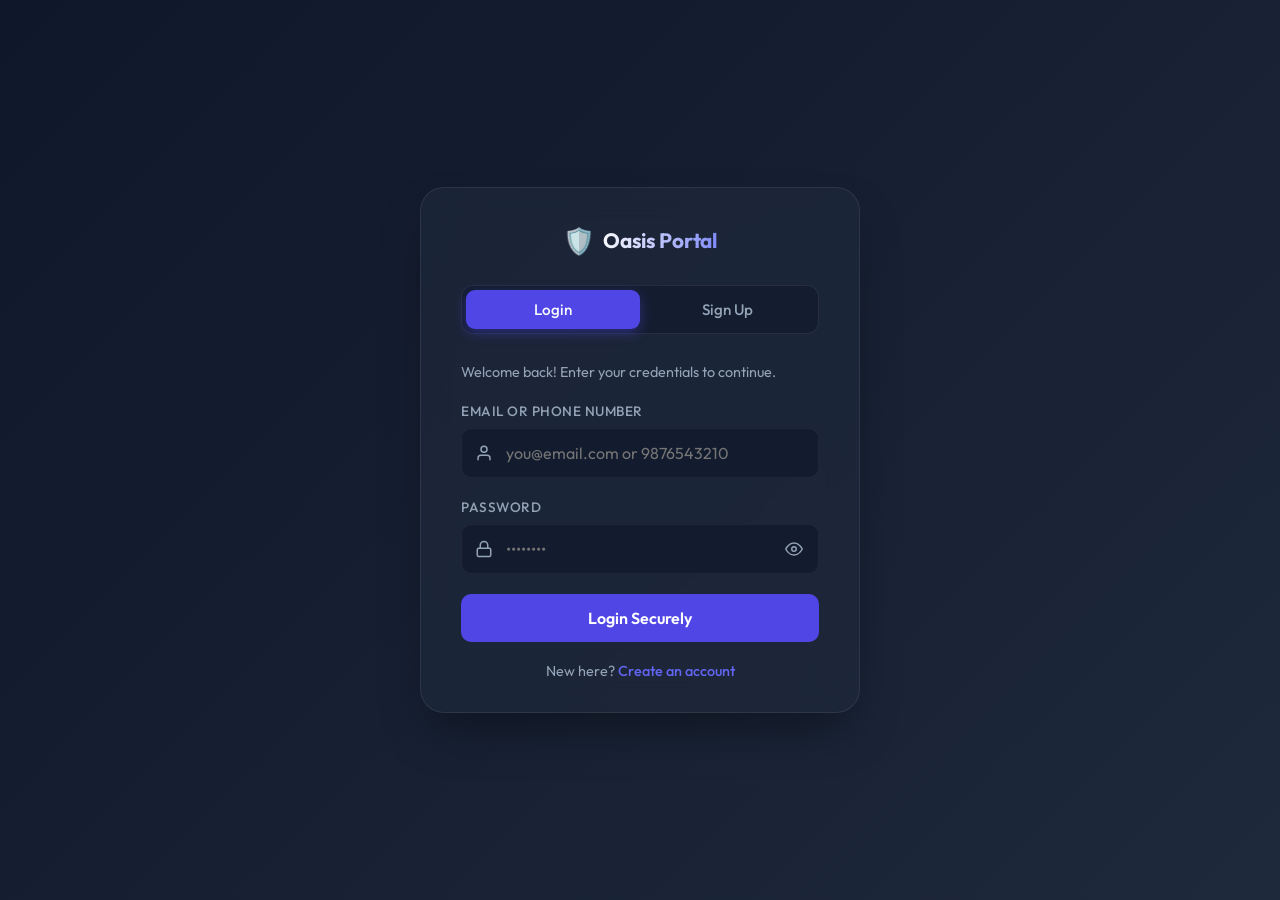
<file: index.html>
<!DOCTYPE html>
<html lang="en">
<head>
    <meta charset="UTF-8">
    <meta name="viewport" content="width=device-width, initial-scale=1.0">
    <title>Authentication Gateway</title>
    <script>
        // Redirect gatekeeper
        const session = sessionStorage.getItem('oasis_auth_session');
        if (session) {
            window.location.replace('dashboard.html');
        } else {
            window.location.replace('login.html');
        }
    </script>
</head>
<body style="background-color: #0f172a; color: white; font-family: sans-serif; display: flex; justify-content: center; align-items: center; height: 100vh; margin: 0;">
    <p>Redirecting to gateway...</p>
</body>
</html>
</file>
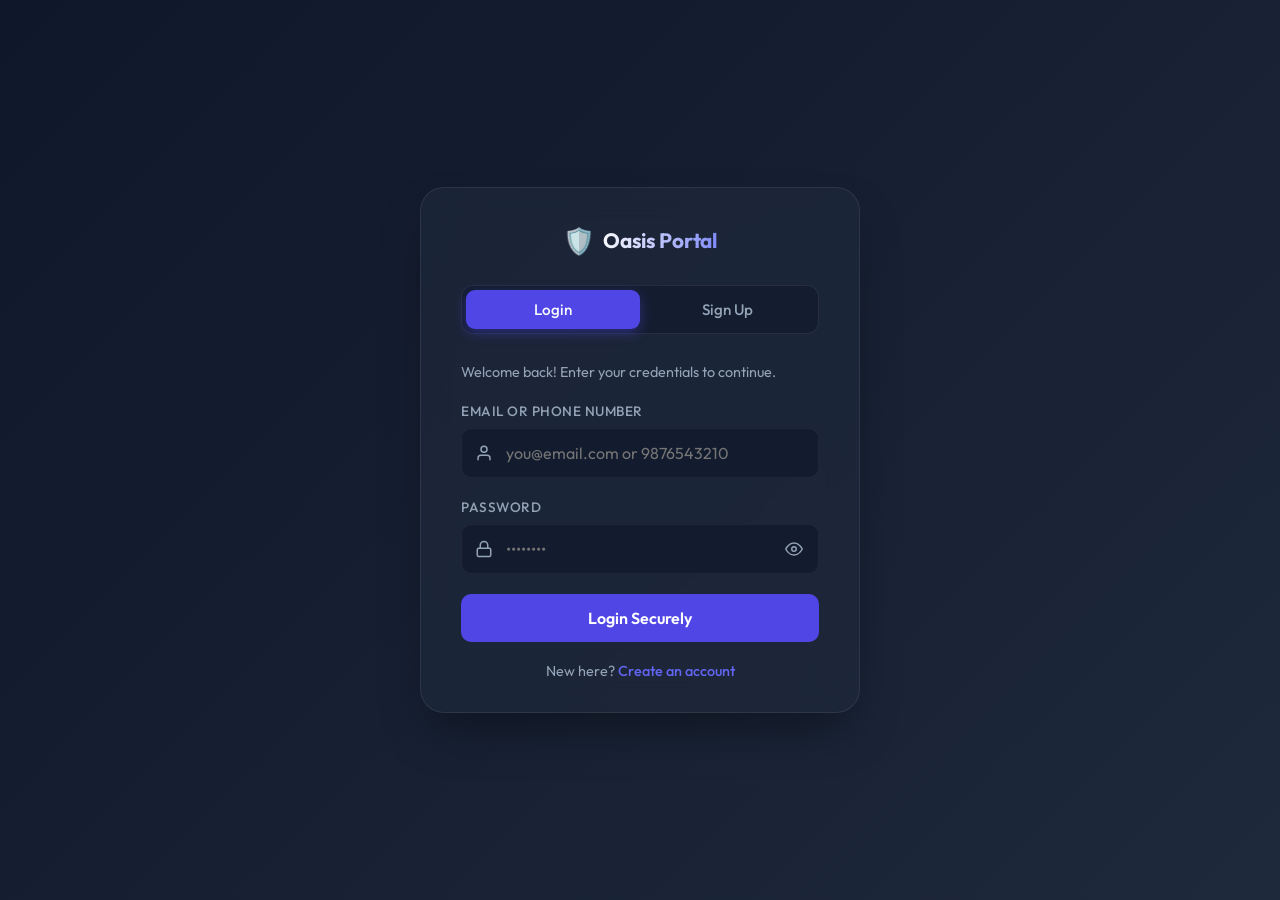
<file: dashboard.html>
<!DOCTYPE html>
<html lang="en">
<head>
    <meta charset="UTF-8">
    <meta name="viewport" content="width=device-width, initial-scale=1.0">
    <title>Secure Dashboard - Oasis Workspace</title>
    <!-- Immediate Guard to prevent flash of content -->
    <script>
        (function() {
            const session = sessionStorage.getItem('oasis_auth_session');
            if (!session) {
                window.location.replace('login.html');
            }
        })();
    </script>
    <link rel="stylesheet" href="style.css">
    <!-- Premium Fonts -->
    <link rel="preconnect" href="https://fonts.googleapis.com">
    <link rel="preconnect" href="https://fonts.gstatic.com" crossorigin>
    <link href="https://fonts.googleapis.com/css2?family=Outfit:wght@300;400;500;600;700&family=Share+Tech+Mono&display=swap" rel="stylesheet">
</head>
<body class="dashboard-body">

    <div class="dashboard-container">
        <!-- Navigation bar -->
        <nav class="dashboard-nav">
            <div class="nav-logo">
                <span class="logo-shield">🛡️</span>
                <span>Oasis Portal</span>
            </div>
            <div class="nav-user">
                <span id="session-username" class="user-name">developer@oasis.com</span>
                <button id="logout-btn" class="btn-logout">Logout</button>
            </div>
        </nav>

        <!-- Main Dashboard Content -->
        <main class="dashboard-main">
            <!-- Welcome Header -->
            <header class="dashboard-header">
                <h1>Welcome to Your Secure Workspace</h1>
                <p>All client-side operations are active. Hashed session keys have been initialized successfully.</p>
            </header>

            <!-- Cards Grid -->
            <div class="stats-grid">
                <div class="stat-card">
                    <div class="card-icon">⚡</div>
                    <div class="card-info">
                        <h3>Session Status</h3>
                        <p class="status-active">Active (Client-side)</p>
                    </div>
                </div>
                <div class="stat-card">
                    <div class="card-icon">🔐</div>
                    <div class="card-info">
                        <h3>Security Level</h3>
                        <p>SHA-256 Encrypted</p>
                    </div>
                </div>
                <div class="stat-card">
                    <div class="card-icon">📁</div>
                    <div class="card-info">
                        <h3>Stored Profiles</h3>
                        <p id="profile-count">0 Registry Profiles</p>
                    </div>
                </div>
            </div>

            <!-- Detailed Section -->
            <section class="activity-section">
                <h2>Security Log Overview</h2>
                <div class="log-table-wrapper">
                    <table class="log-table">
                        <thead>
                            <tr>
                                <th>Timestamp</th>
                                <th>Action Event</th>
                                <th>Security Profile</th>
                                <th>Status</th>
                            </tr>
                        </thead>
                        <tbody>
                            <tr>
                                <td><span class="mono-font" id="log-time-1">09:14:00 AM</span></td>
                                <td>User Authentication session initialized</td>
                                <td>Client SessionToken</td>
                                <td><span class="badge-success">Success</span></td>
                            </tr>
                            <tr>
                                <td><span class="mono-font" id="log-time-2">09:13:45 AM</span></td>
                                <td>Password SHA-256 hash verified</td>
                                <td>SHA-256 Cryptography</td>
                                <td><span class="badge-success">Verified</span></td>
                            </tr>
                            <tr>
                                <td><span class="mono-font" id="log-time-3">09:13:30 AM</span></td>
                                <td>Registry lookup executed</td>
                                <td>Local Database store</td>
                                <td><span class="badge-success">Passed</span></td>
                            </tr>
                        </tbody>
                    </table>
                </div>
            </section>
        </main>
    </div>

    <!-- Scripts -->
    <script src="auth.js"></script>
    <script src="app.js"></script>
</body>
</html>
</file>
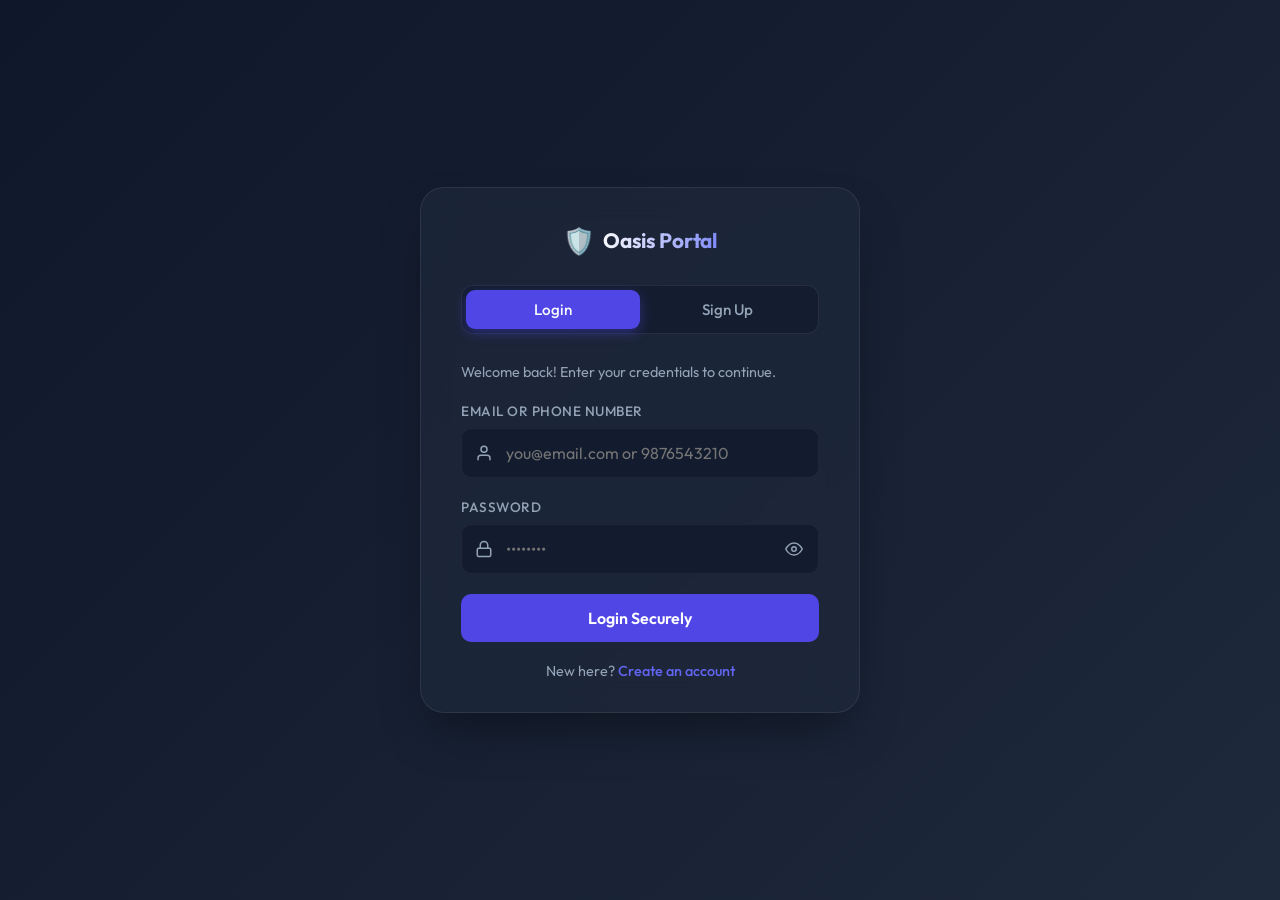
<file: login.html>
<!DOCTYPE html>
<html lang="en">
<head>
    <meta charset="UTF-8">
    <meta name="viewport" content="width=device-width, initial-scale=1.0">
    <title>Login / Sign Up - Secure Portal</title>
    <link rel="stylesheet" href="style.css">
    <link rel="preconnect" href="https://fonts.googleapis.com">
    <link rel="preconnect" href="https://fonts.gstatic.com" crossorigin>
    <link href="https://fonts.googleapis.com/css2?family=Outfit:wght@300;400;500;600;700&display=swap" rel="stylesheet">
</head>
<body>

    <div class="auth-wrapper">
        <div class="auth-card">

            <!-- Brand Logo -->
            <div class="brand">
                <span class="brand-icon">🛡️</span>
                <span class="brand-name">Oasis Portal</span>
            </div>

            <!-- Tab Switcher -->
            <div class="tab-bar">
                <button class="tab-btn active" id="tab-login" data-tab="login">Login</button>
                <button class="tab-btn" id="tab-signup" data-tab="signup">Sign Up</button>
                <div class="tab-indicator"></div>
            </div>

            <!-- ==================== LOGIN PANEL ==================== -->
            <div class="tab-panel" id="panel-login">
                <p class="panel-subtitle">Welcome back! Enter your credentials to continue.</p>

                <div id="login-message" class="alert-message hidden"></div>

                <form id="login-form" novalidate>
                    <!-- Email or Phone -->
                    <div class="input-group">
                        <label for="login-identifier">Email or Phone Number</label>
                        <div class="input-icon-wrap">
                            <svg class="input-icon" viewBox="0 0 24 24" fill="none" stroke="currentColor" stroke-width="2" stroke-linecap="round" stroke-linejoin="round"><path d="M20 21v-2a4 4 0 0 0-4-4H8a4 4 0 0 0-4 4v2"/><circle cx="12" cy="7" r="4"/></svg>
                            <input type="text" id="login-identifier" placeholder="you@email.com or 9876543210" required autocomplete="username">
                        </div>
                    </div>

                    <!-- Password -->
                    <div class="input-group">
                        <label for="login-password">Password</label>
                        <div class="input-icon-wrap">
                            <svg class="input-icon" viewBox="0 0 24 24" fill="none" stroke="currentColor" stroke-width="2" stroke-linecap="round" stroke-linejoin="round"><rect x="3" y="11" width="18" height="11" rx="2" ry="2"/><path d="M7 11V7a5 5 0 0 1 10 0v4"/></svg>
                            <input type="password" id="login-password" placeholder="••••••••" required autocomplete="current-password">
                            <button type="button" class="toggle-pass" data-target="login-password" title="Toggle visibility">
                                <svg viewBox="0 0 24 24" fill="none" stroke="currentColor" stroke-width="2" stroke-linecap="round" stroke-linejoin="round"><path d="M1 12s4-8 11-8 11 8 11 8-4 8-11 8-11-8-11-8z"/><circle cx="12" cy="12" r="3"/></svg>
                            </button>
                        </div>
                    </div>

                    <button type="submit" class="btn-auth" id="login-submit-btn">Login Securely</button>
                </form>

                <p class="switch-hint">New here? <span class="switch-link" data-target-tab="signup">Create an account</span></p>
            </div>

            <!-- ==================== SIGN UP PANEL ==================== -->
            <div class="tab-panel hidden" id="panel-signup">
                <p class="panel-subtitle">Join now — it's completely free.</p>

                <div id="signup-message" class="alert-message hidden"></div>

                <form id="signup-form" novalidate>
                    <!-- Full Name -->
                    <div class="input-group">
                        <label for="signup-name">Full Name</label>
                        <div class="input-icon-wrap">
                            <svg class="input-icon" viewBox="0 0 24 24" fill="none" stroke="currentColor" stroke-width="2" stroke-linecap="round" stroke-linejoin="round"><path d="M20 21v-2a4 4 0 0 0-4-4H8a4 4 0 0 0-4 4v2"/><circle cx="12" cy="7" r="4"/></svg>
                            <input type="text" id="signup-name" placeholder="Charan Varma" required autocomplete="name">
                        </div>
                    </div>

                    <!-- Phone Number -->
                    <div class="input-group">
                        <label for="signup-phone">Phone Number</label>
                        <div class="input-icon-wrap">
                            <svg class="input-icon" viewBox="0 0 24 24" fill="none" stroke="currentColor" stroke-width="2" stroke-linecap="round" stroke-linejoin="round"><path d="M22 16.92v3a2 2 0 0 1-2.18 2 19.79 19.79 0 0 1-8.63-3.07A19.5 19.5 0 0 1 4.69 12 19.79 19.79 0 0 1 1.61 3.4 2 2 0 0 1 3.6 1.22h3a2 2 0 0 1 2 1.72 12.84 12.84 0 0 0 .7 2.81 2 2 0 0 1-.45 2.11L7.91 8.96a16 16 0 0 0 6 6l.92-.92a2 2 0 0 1 2.11-.45 12.84 12.84 0 0 0 2.81.7A2 2 0 0 1 22 16.92z"/></svg>
                            <input type="tel" id="signup-phone" placeholder="9876543210" required autocomplete="tel">
                        </div>
                    </div>

                    <!-- Email -->
                    <div class="input-group">
                        <label for="signup-email">Email Address</label>
                        <div class="input-icon-wrap">
                            <svg class="input-icon" viewBox="0 0 24 24" fill="none" stroke="currentColor" stroke-width="2" stroke-linecap="round" stroke-linejoin="round"><path d="M4 4h16c1.1 0 2 .9 2 2v12c0 1.1-.9 2-2 2H4c-1.1 0-2-.9-2-2V6c0-1.1.9-2 2-2z"/><polyline points="22,6 12,13 2,6"/></svg>
                            <input type="email" id="signup-email" placeholder="you@email.com" required autocomplete="email">
                        </div>
                    </div>

                    <!-- Password -->
                    <div class="input-group">
                        <label for="signup-password">Password</label>
                        <div class="input-icon-wrap">
                            <svg class="input-icon" viewBox="0 0 24 24" fill="none" stroke="currentColor" stroke-width="2" stroke-linecap="round" stroke-linejoin="round"><rect x="3" y="11" width="18" height="11" rx="2" ry="2"/><path d="M7 11V7a5 5 0 0 1 10 0v4"/></svg>
                            <input type="password" id="signup-password" placeholder="Min. 8 chars + 1 number" required autocomplete="new-password">
                            <button type="button" class="toggle-pass" data-target="signup-password" title="Toggle visibility">
                                <svg viewBox="0 0 24 24" fill="none" stroke="currentColor" stroke-width="2" stroke-linecap="round" stroke-linejoin="round"><path d="M1 12s4-8 11-8 11 8 11 8-4 8-11 8-11-8-11-8z"/><circle cx="12" cy="12" r="3"/></svg>
                            </button>
                        </div>
                    </div>

                    <!-- Confirm Password -->
                    <div class="input-group">
                        <label for="signup-confirm">Confirm Password</label>
                        <div class="input-icon-wrap">
                            <svg class="input-icon" viewBox="0 0 24 24" fill="none" stroke="currentColor" stroke-width="2" stroke-linecap="round" stroke-linejoin="round"><polyline points="20 6 9 17 4 12"/></svg>
                            <input type="password" id="signup-confirm" placeholder="Repeat your password" required autocomplete="new-password">
                            <button type="button" class="toggle-pass" data-target="signup-confirm" title="Toggle visibility">
                                <svg viewBox="0 0 24 24" fill="none" stroke="currentColor" stroke-width="2" stroke-linecap="round" stroke-linejoin="round"><path d="M1 12s4-8 11-8 11 8 11 8-4 8-11 8-11-8-11-8z"/><circle cx="12" cy="12" r="3"/></svg>
                            </button>
                        </div>
                    </div>

                    <!-- Password Strength Indicators -->
                    <div class="requirements-box">
                        <ul>
                            <li id="req-length" class="req-item invalid"><span class="bullet">✖</span> At least 8 characters</li>
                            <li id="req-number" class="req-item invalid"><span class="bullet">✖</span> At least 1 number</li>
                            <li id="req-match"  class="req-item invalid"><span class="bullet">✖</span> Passwords match</li>
                        </ul>
                    </div>

                    <button type="submit" class="btn-auth" id="signup-submit-btn">Create Account</button>
                </form>

                <p class="switch-hint">Already registered? <span class="switch-link" data-target-tab="login">Login here</span></p>
            </div>

        </div>
    </div>

    <script src="auth.js"></script>
    <script src="app.js"></script>
</body>
</html>
</file>
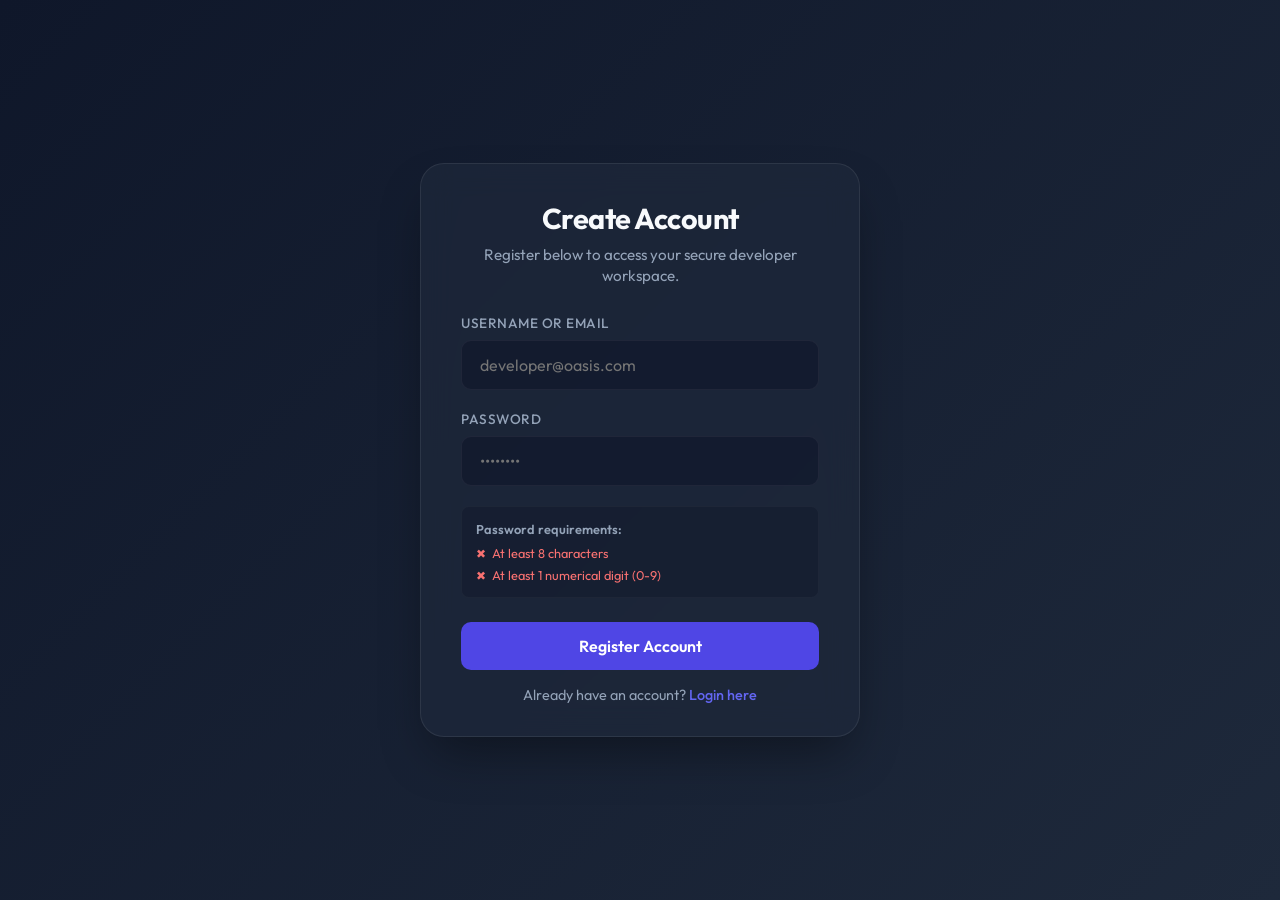
<file: register.html>
<!DOCTYPE html>
<html lang="en">
<head>
    <meta charset="UTF-8">
    <meta name="viewport" content="width=device-width, initial-scale=1.0">
    <title>Create Account - Secure Portal</title>
    <link rel="stylesheet" href="style.css">
    <!-- Premium Fonts -->
    <link rel="preconnect" href="https://fonts.googleapis.com">
    <link rel="preconnect" href="https://fonts.gstatic.com" crossorigin>
    <link href="https://fonts.googleapis.com/css2?family=Outfit:wght@300;400;500;600;700&display=swap" rel="stylesheet">
</head>
<body>

    <div class="auth-wrapper">
        <div class="auth-card">
            <!-- Header -->
            <div class="auth-header">
                <h2>Create Account</h2>
                <p>Register below to access your secure developer workspace.</p>
            </div>

            <!-- Global messaging -->
            <div id="reg-message" class="alert-message hidden"></div>

            <!-- Form -->
            <form id="register-form" novalidate>
                <!-- Username Field -->
                <div class="input-group">
                    <label for="reg-username">Username or Email</label>
                    <input type="text" id="reg-username" placeholder="developer@oasis.com" required autocomplete="username">
                </div>

                <!-- Password Field -->
                <div class="input-group">
                    <label for="reg-password">Password</label>
                    <input type="password" id="reg-password" placeholder="••••••••" required autocomplete="new-password">
                </div>

                <!-- Live Password requirements tracker -->
                <div class="requirements-box">
                    <p class="req-title">Password requirements:</p>
                    <ul>
                        <li id="req-length" class="req-item invalid">
                            <span class="bullet">✖</span> At least 8 characters
                        </li>
                        <li id="req-number" class="req-item invalid">
                            <span class="bullet">✖</span> At least 1 numerical digit (0-9)
                        </li>
                    </ul>
                </div>

                <!-- Submit -->
                <button type="submit" class="btn-auth">Register Account</button>
            </form>

            <!-- Bottom navigation -->
            <div class="auth-footer">
                <p>Already have an account? <a href="login.html">Login here</a></p>
            </div>
        </div>
    </div>

    <!-- Scripts -->
    <script src="auth.js"></script>
    <script src="app.js"></script>
</body>
</html>
</file>
<file: style.css>
/* CSS Variables for Portal Themes */
:root {
    --bg-main: linear-gradient(135deg, #0f172a 0%, #1e293b 100%);
    --card-bg: rgba(30, 41, 59, 0.7);
    --input-bg: rgba(15, 23, 42, 0.6);
    --accent: #4f46e5;
    --accent-hover: #6366f1;
    --accent-glow: rgba(79, 70, 229, 0.4);
    
    --text-primary: #f8fafc;
    --text-muted: #94a3b8;
    --text-danger: #f87171;
    --text-success: #34d399;
    
    --danger-bg: rgba(239, 68, 68, 0.12);
    --success-bg: rgba(16, 185, 129, 0.12);
    
    --border: 1px solid rgba(255, 255, 255, 0.08);
    --shadow-card: 0 25px 50px -12px rgba(0, 0, 0, 0.4);
}

* {
    margin: 0;
    padding: 0;
    box-sizing: border-box;
}

body {
    font-family: 'Outfit', sans-serif;
    background: var(--bg-main);
    color: var(--text-primary);
    min-height: 100vh;
    display: flex;
    justify-content: center;
    align-items: center;
}

/* Authentication Page Wrapper */
.auth-wrapper {
    width: 100%;
    max-width: 480px;
    padding: 20px;
}

/* Auth Card Styles */
.auth-card {
    background: var(--card-bg);
    border: var(--border);
    border-radius: 24px;
    padding: 36px 40px 32px;
    box-shadow: var(--shadow-card);
    backdrop-filter: blur(16px);
    -webkit-backdrop-filter: blur(16px);
}

/* ── Brand Header ────────────────────────────────────────────── */
.brand {
    display: flex;
    align-items: center;
    justify-content: center;
    gap: 8px;
    margin-bottom: 28px;
}

.brand-icon {
    font-size: 1.6rem;
}

.brand-name {
    font-size: 1.3rem;
    font-weight: 700;
    letter-spacing: -0.3px;
    background: linear-gradient(to right, #f8fafc, #818cf8);
    -webkit-background-clip: text;
    -webkit-text-fill-color: transparent;
}

/* ── Tab Bar ─────────────────────────────────────────────────── */
.tab-bar {
    display: flex;
    position: relative;
    background: rgba(15, 23, 42, 0.5);
    border: var(--border);
    border-radius: 12px;
    padding: 4px;
    margin-bottom: 28px;
    gap: 0;
}

.tab-btn {
    flex: 1;
    padding: 10px 0;
    background: none;
    border: none;
    outline: none;
    font-family: inherit;
    font-size: 0.95rem;
    font-weight: 500;
    color: var(--text-muted);
    cursor: pointer;
    border-radius: 9px;
    position: relative;
    z-index: 1;
    transition: color 0.25s;
}

.tab-btn.active {
    color: var(--text-primary);
}

.tab-indicator {
    position: absolute;
    top: 4px;
    left: 4px;
    height: calc(100% - 8px);
    background: var(--accent);
    border-radius: 9px;
    transition: left 0.25s cubic-bezier(0.4, 0, 0.2, 1),
                width 0.25s cubic-bezier(0.4, 0, 0.2, 1);
    box-shadow: 0 4px 12px var(--accent-glow);
}

/* ── Panel subtitle ──────────────────────────────────────────── */
.panel-subtitle {
    font-size: 0.9rem;
    color: var(--text-muted);
    margin-bottom: 20px;
    line-height: 1.4;
}

/* ── Input with leading icon and trailing toggle ─────────────── */
.input-icon-wrap {
    position: relative;
    display: flex;
    align-items: center;
}

.input-icon {
    position: absolute;
    left: 14px;
    width: 18px;
    height: 18px;
    stroke: var(--text-muted);
    flex-shrink: 0;
    pointer-events: none;
}

.input-icon-wrap input {
    padding-left: 44px !important;
    padding-right: 44px !important;
    width: 100%;
}

/* Password show/hide toggle button */
.toggle-pass {
    position: absolute;
    right: 12px;
    background: none;
    border: none;
    outline: none;
    cursor: pointer;
    padding: 4px;
    display: flex;
    align-items: center;
    color: var(--text-muted);
    transition: color 0.2s;
}

.toggle-pass svg {
    width: 18px;
    height: 18px;
    stroke: currentColor;
}

.toggle-pass:hover,
.toggle-pass.active {
    color: var(--accent-hover);
}

/* ── Switch hint at bottom of each panel ──────────────────────── */
.switch-hint {
    text-align: center;
    font-size: 0.9rem;
    color: var(--text-muted);
    margin-top: 4px;
}

.switch-link {
    color: var(--accent-hover);
    font-weight: 500;
    cursor: pointer;
    transition: color 0.2s;
}

.switch-link:hover {
    color: var(--text-primary);
    text-decoration: underline;
}

.auth-header {
    text-align: center;
    margin-bottom: 28px;
}

.auth-header h2 {
    font-size: 1.8rem;
    font-weight: 700;
    margin-bottom: 8px;
    letter-spacing: -0.5px;
}

.auth-header p {
    color: var(--text-muted);
    font-size: 0.95rem;
    line-height: 1.4;
}

/* Input Fields Groups */
.input-group {
    margin-bottom: 20px;
    display: flex;
    flex-direction: column;
    gap: 8px;
}

.input-group label {
    font-size: 0.85rem;
    font-weight: 500;
    color: var(--text-muted);
    text-transform: uppercase;
    letter-spacing: 0.5px;
}

.input-group input {
    background: var(--input-bg);
    border: 1px solid rgba(255, 255, 255, 0.05);
    outline: none;
    padding: 14px 18px;
    font-family: inherit;
    font-size: 1rem;
    color: var(--text-primary);
    border-radius: 10px;
    transition: all 0.2s;
}

.input-group input:focus {
    border-color: var(--accent);
    box-shadow: 0 0 8px var(--accent-glow);
}

/* Password validation list */
.requirements-box {
    background: rgba(15, 23, 42, 0.4);
    border-radius: 8px;
    padding: 14px;
    margin-bottom: 24px;
    border: 1px solid rgba(255, 255, 255, 0.03);
}

.req-title {
    font-size: 0.8rem;
    font-weight: 600;
    color: var(--text-muted);
    margin-bottom: 8px;
}

.requirements-box ul {
    list-style: none;
    display: flex;
    flex-direction: column;
    gap: 6px;
}

.req-item {
    font-size: 0.8rem;
    display: flex;
    align-items: center;
    gap: 6px;
    transition: color 0.2s;
}

.req-item.invalid {
    color: var(--text-danger);
}

.req-item.valid {
    color: var(--text-success);
}

.req-item .bullet {
    font-size: 0.75rem;
}

/* Auth submit buttons */
.btn-auth {
    width: 100%;
    background: var(--accent);
    color: white;
    border: none;
    outline: none;
    padding: 14px;
    font-family: inherit;
    font-size: 1rem;
    font-weight: 600;
    border-radius: 10px;
    cursor: pointer;
    transition: all 0.2s;
    margin-bottom: 16px;
}

.btn-auth:hover {
    background: var(--accent-hover);
    transform: translateY(-1px);
}

.btn-auth:active {
    transform: translateY(1px);
}

/* Message Display Alerts */
.alert-message {
    padding: 12px 16px;
    border-radius: 8px;
    font-size: 0.9rem;
    margin-bottom: 20px;
    line-height: 1.4;
}

.alert-message.error {
    color: var(--text-danger);
    background: var(--danger-bg);
    border: 1px solid rgba(239, 68, 68, 0.2);
}

.alert-message.success {
    color: var(--text-success);
    background: var(--success-bg);
    border: 1px solid rgba(16, 185, 129, 0.2);
}

.hidden {
    display: none !important;
}

.auth-footer {
    text-align: center;
    font-size: 0.9rem;
    color: var(--text-muted);
}

.auth-footer a {
    color: var(--accent-hover);
    text-decoration: none;
    font-weight: 500;
}

.auth-footer a:hover {
    text-decoration: underline;
}

/* ==========================================================================
   Protected Dashboard View Styling
   ========================================================================== */
.dashboard-body {
    display: block;
    min-height: 100vh;
}

.dashboard-container {
    width: 100%;
    max-width: 1200px;
    margin: 0 auto;
    padding: 24px;
}

/* Navbar */
.dashboard-nav {
    display: flex;
    justify-content: space-between;
    align-items: center;
    background: var(--card-bg);
    border: var(--border);
    padding: 16px 28px;
    border-radius: 16px;
    box-shadow: 0 4px 10px rgba(0, 0, 0, 0.2);
    margin-bottom: 32px;
    backdrop-filter: blur(10px);
}

.nav-logo {
    display: flex;
    align-items: center;
    gap: 8px;
    font-size: 1.25rem;
    font-weight: 700;
}

.logo-shield {
    font-size: 1.4rem;
}

.nav-user {
    display: flex;
    align-items: center;
    gap: 16px;
}

.user-name {
    font-size: 0.95rem;
    color: var(--text-muted);
    font-weight: 500;
}

.btn-logout {
    background: var(--danger-bg);
    border: 1px solid rgba(239, 68, 68, 0.2);
    color: var(--text-danger);
    padding: 8px 16px;
    border-radius: 8px;
    font-family: inherit;
    font-size: 0.9rem;
    font-weight: 500;
    cursor: pointer;
    transition: all 0.2s;
}

.btn-logout:hover {
    background: rgba(239, 68, 68, 0.25);
}

/* Header */
.dashboard-header {
    margin-bottom: 32px;
}

.dashboard-header h1 {
    font-size: 2.2rem;
    font-weight: 700;
    margin-bottom: 8px;
    letter-spacing: -0.5px;
}

.dashboard-header p {
    color: var(--text-muted);
    font-size: 1.05rem;
}

/* Grid of Statistics */
.stats-grid {
    display: grid;
    grid-template-columns: repeat(auto-fit, minmax(280px, 1fr));
    gap: 20px;
    margin-bottom: 32px;
}

.stat-card {
    background: var(--card-bg);
    border: var(--border);
    border-radius: 16px;
    padding: 24px;
    display: flex;
    align-items: center;
    gap: 20px;
    box-shadow: 0 4px 6px rgba(0, 0, 0, 0.15);
}

.card-icon {
    font-size: 2.2rem;
    background: rgba(255, 255, 255, 0.03);
    width: 60px;
    height: 60px;
    border-radius: 12px;
    display: flex;
    justify-content: center;
    align-items: center;
    border: var(--border);
}

.card-info h3 {
    font-size: 0.9rem;
    color: var(--text-muted);
    text-transform: uppercase;
    letter-spacing: 0.5px;
    margin-bottom: 4px;
}

.card-info p {
    font-size: 1.25rem;
    font-weight: 600;
}

.card-info .status-active {
    color: var(--text-success);
}

/* Activity Logs Table */
.activity-section {
    background: var(--card-bg);
    border: var(--border);
    border-radius: 16px;
    padding: 28px;
    box-shadow: 0 4px 6px rgba(0, 0, 0, 0.15);
}

.activity-section h2 {
    font-size: 1.25rem;
    font-weight: 600;
    margin-bottom: 20px;
}

.log-table-wrapper {
    overflow-x: auto;
}

.log-table {
    width: 100%;
    border-collapse: collapse;
    text-align: left;
}

.log-table th, .log-table td {
    padding: 14px 18px;
    font-size: 0.95rem;
}

.log-table th {
    background: rgba(15, 23, 42, 0.4);
    font-weight: 600;
    color: var(--text-muted);
    border-bottom: var(--border);
}

.log-table td {
    border-bottom: 1px solid rgba(255, 255, 255, 0.03);
}

.log-table tr:last-child td {
    border-bottom: none;
}

.mono-font {
    font-family: 'Share Tech Mono', monospace;
}

.badge-success {
    background: var(--success-bg);
    color: var(--text-success);
    padding: 4px 10px;
    border-radius: 6px;
    font-size: 0.8rem;
    font-weight: 600;
}

/* Mobile adjustments */
@media (max-width: 600px) {
    .dashboard-container {
        padding: 16px;
    }
    
    .dashboard-nav {
        flex-direction: column;
        gap: 16px;
        align-items: flex-start;
        padding: 16px;
    }
    
    .nav-user {
        width: 100%;
        justify-content: space-between;
    }
    
    .dashboard-header h1 {
        font-size: 1.7rem;
    }
    
    .activity-section {
        padding: 16px;
    }
}
</file>
